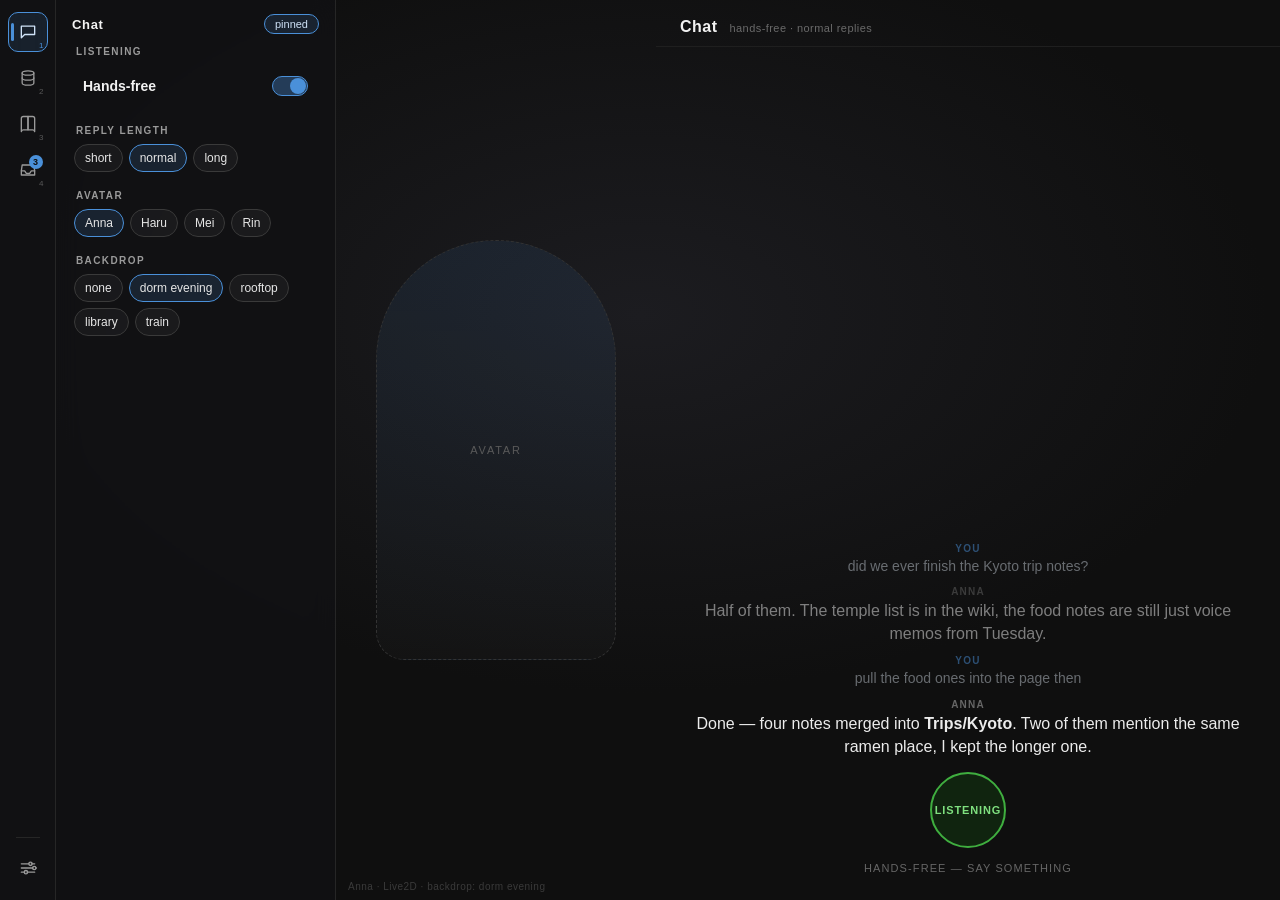
<file: docs/prototypes/sidebar/index.html>
<!DOCTYPE html>
<html lang="en">
<head>
<meta charset="UTF-8">
<meta name="viewport" content="width=device-width, initial-scale=1.0">
<title>PRD 22 — sidebar navigation prototype</title>
<style>
* { box-sizing: border-box; margin: 0; padding: 0; }
html, body { height: 100%; overflow: hidden; }
body {
  font-family: -apple-system, BlinkMacSystemFont, "Segoe UI", sans-serif;
  background: radial-gradient(ellipse 70% 60% at 50% 35%, #1c1c20 0%, #0f0f0f 70%);
  color: #e0e0e0;
}

/* ---------- shell ---------- */
#shell { position: fixed; inset: 0; display: flex; align-items: stretch; }

/* ---------- rail ---------- */
#rail {
  flex: 0 0 56px; z-index: 6;
  display: flex; flex-direction: column; align-items: center; gap: 6px;
  padding: 12px 0 12px;
  background: rgba(18,18,20,0.92); border-right: 1px solid #262626;
  backdrop-filter: blur(12px);
}
.rail-spacer { flex: 1; }
.rail-btn {
  position: relative; width: 40px; height: 40px; flex: none;
  display: flex; align-items: center; justify-content: center;
  border-radius: 10px; border: 1px solid transparent; background: none;
  color: #9a9a9a; cursor: pointer;
}
.rail-btn:hover { background: rgba(255,255,255,0.05); color: #e6e6e6; }
.rail-btn.active { color: #cfe2f7; border-color: #4a90d9; background: rgba(74,144,217,0.12); }
.rail-btn svg { width: 20px; height: 20px; stroke: currentColor; fill: none; stroke-width: 1.6; stroke-linecap: round; stroke-linejoin: round; }
.rail-btn .key {
  position: absolute; right: 3px; bottom: 1px; font-size: 8px; color: #5a5a5a; letter-spacing: 0;
}
.rail-btn.active .key { color: #4a90d9; }
/* tooltip */
.rail-btn .tip {
  position: absolute; left: 46px; top: 50%; transform: translateY(-50%);
  padding: 4px 9px; border-radius: 6px; white-space: nowrap; pointer-events: none;
  background: rgba(20,20,22,0.96); border: 1px solid #333; color: #e6e6e6;
  font-size: 11px; letter-spacing: 0.04em; opacity: 0; transition: opacity 0.12s; z-index: 20;
}
.rail-btn:hover .tip { opacity: 1; }
.rail-dot {
  position: absolute; left: 2px; top: 50%; transform: translateY(-50%);
  width: 3px; height: 0; border-radius: 2px; background: #4a90d9; transition: height 0.15s;
}
.rail-btn.active .rail-dot { height: 18px; }
.rail-sep { width: 24px; height: 1px; background: #262626; margin: 4px 0; flex: none; }
.rail-badge {
  position: absolute; top: 4px; right: 4px; min-width: 14px; height: 14px; padding: 0 3px;
  border-radius: 999px; background: #4a90d9; color: #0f0f0f;
  font-size: 9px; font-weight: 700; line-height: 14px; text-align: center;
}

/* ---------- contextual panel ---------- */
#panel-wrap { flex: 0 0 280px; min-width: 0; position: relative; z-index: 5; }
#panel-wrap[hidden] { display: none; }
#panel-wrap.floating {
  position: absolute; left: 56px; top: 0; bottom: 0; flex: none; width: 280px;
  box-shadow: 0 0 40px rgba(0,0,0,0.55);
}
#panel {
  height: 100%; width: 100%; overflow-y: auto; scrollbar-width: thin;
  padding: 14px 14px 18px;
  background: rgba(18,18,20,0.94); border-right: 1px solid #262626;
  backdrop-filter: blur(12px);
  display: flex; flex-direction: column;
}
#panel-head {
  flex: none; display: flex; align-items: center; gap: 8px; margin: 0 2px 12px;
}
#panel-title { font-size: 13px; font-weight: 600; letter-spacing: 0.05em; color: #f2f2f2; }
#pin-btn {
  margin-left: auto; background: none; border: 1px solid #3a3a3a; border-radius: 999px;
  color: #9a9a9a; font: inherit; font-size: 11px; padding: 3px 10px; cursor: pointer;
}
#pin-btn:hover { color: #f2f2f2; border-color: #666; }
#pin-btn.on { color: #cfe2f7; border-color: #4a90d9; background: rgba(74,144,217,0.15); }

.section + .section { margin-top: 18px; }
.section-title {
  font-size: 10px; font-weight: 600; letter-spacing: 0.14em; text-transform: uppercase;
  color: #9a9a9a; margin: 0 6px 8px;
}
.item {
  display: flex; flex-direction: column; gap: 2px; width: 100%; text-align: left;
  padding: 10px 12px; border-radius: 8px; border: 1px solid transparent;
  background: none; color: #f2f2f2; font: inherit; cursor: pointer;
}
.item:hover { background: rgba(255,255,255,0.05); }
.item.active { border-color: #4a90d9; background: rgba(74,144,217,0.10); }
.item .name { font-size: 14px; font-weight: 600; }
.item .desc { font-size: 11px; color: #b0b0b0; }
.item.danger { color: #e06060; font-size: 13px; letter-spacing: 0.05em; }
.item.danger:hover { background: rgba(200,50,50,0.10); }
.item.row { flex-direction: row; align-items: center; justify-content: space-between; }

.switch {
  position: relative; flex: none; width: 36px; height: 20px; border-radius: 999px;
  background: rgba(255,255,255,0.12); border: 1px solid #3a3a3a;
  transition: background 0.15s, border-color 0.15s;
}
.switch .knob {
  position: absolute; top: 1px; left: 1px; width: 16px; height: 16px; border-radius: 50%;
  background: #ccc; transition: transform 0.15s ease;
}
.item.on .switch { background: rgba(74,144,217,0.35); border-color: #4a90d9; }
.item.on .switch .knob { background: #4a90d9; transform: translateX(16px); }

.chip-grid { display: flex; flex-wrap: wrap; gap: 6px; padding: 0 4px; }
.chip {
  padding: 6px 10px; border-radius: 999px; border: 1px solid #3a3a3a;
  background: rgba(255,255,255,0.04); color: #e6e6e6; font: inherit; font-size: 12px; cursor: pointer;
}
.chip:hover { border-color: #666; }
.chip.active { border-color: #4a90d9; background: rgba(74,144,217,0.15); }
.panel-note { font-size: 11px; color: #6a6a6a; padding: 0 6px; line-height: 1.5; }
.lint-line { font-size: 11px; color: #8a8a8a; padding: 2px 6px; }
.lint-line b { color: #c08a3e; font-weight: 600; }
.src-row {
  display: flex; align-items: baseline; gap: 8px;
  padding: 6px 8px; border-radius: 8px; cursor: pointer; border: 1px solid transparent;
}
.src-row:hover { background: rgba(255,255,255,0.04); border-color: #232323; }
.src-row.selected { background: rgba(74,144,217,0.14); border-color: #4a90d9; }
.src-title { font-size: 13px; color: #ececec; }
.src-when { margin-left: auto; flex: none; font-size: 10px; color: #6a6a6a; }

/* ---------- avatar column ---------- */
#avatar {
  position: relative; flex: 0 0 25%; min-width: 0; z-index: 1;
  display: flex; align-items: center; justify-content: center; padding: 20px;
}
.avatar-shape {
  width: 100%; max-width: 240px; height: min(60%, 420px);
  border-radius: 120px 120px 28px 28px;
  border: 1px dashed #333; background: linear-gradient(180deg, rgba(74,144,217,0.10), rgba(255,255,255,0.02));
  display: flex; align-items: center; justify-content: center;
  font-size: 11px; letter-spacing: 0.16em; text-transform: uppercase; color: #5a5a5a;
}
#credit {
  position: absolute; left: 12px; bottom: 8px; font-size: 10px; color: #3a3a3a; letter-spacing: 0.05em;
}

/* ---------- workspace ---------- */
#workspace {
  position: relative; z-index: 2; flex: 1 1 auto; min-width: 0;
  display: flex; flex-direction: column;
}
#ws-head {
  flex: none; display: flex; align-items: baseline; gap: 12px;
  padding: 18px 24px 10px; border-bottom: 1px solid #1f1f1f;
}
#ws-title { font-size: 16px; font-weight: 600; letter-spacing: 0.03em; color: #f2f2f2; }
#ws-sub { font-size: 11px; color: #6a6a6a; letter-spacing: 0.04em; }
#ws-body { flex: 1 1 auto; min-height: 0; overflow-y: auto; scrollbar-width: thin; padding: 16px 24px 24px; }
.ws-view { height: 100%; }
.ws-view[hidden] { display: none; }
#ws-memory, #ws-wiki, #ws-sources, #ws-settings { height: auto; }

/* chat view */
#chat-stack { min-height: 100%; display: flex; flex-direction: column; align-items: center; justify-content: flex-end; gap: 14px; }
#transcript { width: min(640px, 96%); display: flex; flex-direction: column; gap: 10px; text-align: center; }
.msg { display: flex; flex-direction: column; gap: 2px; opacity: 0.5; }
.msg:last-child { opacity: 1; }
.msg .role { font-size: 10px; font-weight: 600; letter-spacing: 0.12em; text-transform: uppercase; color: #666; }
.msg.user .role { color: #4a90d9; }
.msg .text { font-size: 16px; line-height: 1.45; color: #ececec; }
.msg.user .text { color: #bfc7d0; font-size: 14px; }
#speak {
  width: 76px; height: 76px; border-radius: 50%;
  border: 2px solid #555; background: rgba(26,26,26,0.85); color: #e0e0e0;
  font-size: 11px; font-weight: 600; letter-spacing: 0.08em; text-transform: uppercase; cursor: pointer;
}
#speak:hover { border-color: #999; }
#speak.hearing { background: #10240f; border-color: #3fae3f; color: #7fe07f; }
#chat-status { font-size: 11px; color: #666; letter-spacing: 0.1em; text-transform: uppercase; height: 14px; }

/* memory / wiki / sources / settings mock content */
.card {
  background: rgba(20,20,22,0.55); border: 1px solid #262626; border-radius: 10px;
  padding: 14px; margin-bottom: 12px;
}
.mem-row {
  display: flex; flex-wrap: wrap; align-items: baseline; gap: 8px;
  padding: 6px 8px; border-radius: 8px;
  background: rgba(255,255,255,0.03); border: 1px solid #232323; margin-bottom: 4px;
}
.mem-key { font-size: 12px; color: #8fb4dd; min-width: 92px; }
.mem-val { font-size: 13px; color: #ececec; }
.mem-seen { margin-left: auto; font-size: 10px; color: #6a6a6a; }
.group-title {
  font-size: 10px; font-weight: 600; letter-spacing: 0.14em; text-transform: uppercase;
  color: #9a9a9a; margin: 14px 0 6px 2px;
}
.group-title:first-child { margin-top: 0; }
pre.mono {
  white-space: pre-wrap; font-family: ui-monospace, SFMono-Regular, Menlo, monospace;
  font-size: 12px; line-height: 1.5; color: #cfcfcf;
}
.two-col { display: flex; gap: 16px; align-items: flex-start; }
.two-col > .left { flex: 0 0 34%; min-width: 0; }
.two-col > .right { flex: 1 1 auto; min-width: 0; }
.wiki-row { display: flex; align-items: baseline; gap: 8px; padding: 5px 8px; border-radius: 8px; cursor: pointer; border: 1px solid transparent; }
.wiki-row:hover { background: rgba(255,255,255,0.04); border-color: #232323; }
.wiki-row.selected { background: rgba(74,144,217,0.14); border-color: #4a90d9; }
.wiki-row-title { font-size: 13px; color: #ececec; }
.wiki-row-type { margin-left: auto; font-size: 10px; color: #6a6a6a; }
.path { font-family: ui-monospace, SFMono-Regular, Menlo, monospace; font-size: 11px; color: #8fb4dd; }
.muted { font-size: 11px; color: #6a6a6a; }

/* settings view */
.set-row {
  display: flex; align-items: center; gap: 14px; flex-wrap: wrap;
  padding: 12px 2px; border-bottom: 1px solid #1f1f1f;
}
.set-row:last-child { border-bottom: none; }
.set-label { flex: 0 0 190px; }
.set-label .name { display: block; font-size: 13px; color: #f2f2f2; }
.set-label .desc { display: block; font-size: 11px; color: #6a6a6a; margin-top: 2px; }
.set-ctl { display: flex; align-items: center; gap: 8px; flex-wrap: wrap; }
input.text {
  font: inherit; font-size: 12px; color: #e6e6e6; padding: 5px 8px; min-width: 260px;
  background: rgba(255,255,255,0.04); border: 1px solid #333; border-radius: 6px; outline: none;
}
input.text:focus { border-color: #4a90d9; }
.section-head {
  font-size: 10px; font-weight: 600; letter-spacing: 0.14em; text-transform: uppercase;
  color: #9a9a9a; margin: 18px 0 4px 2px;
}
.section-head:first-child { margin-top: 0; }

/* toast so clicks feel real */
#toast {
  position: fixed; left: 50%; bottom: 22px; transform: translate(-50%, 14px);
  padding: 8px 16px; border-radius: 999px; z-index: 30;
  background: rgba(20,20,22,0.96); border: 1px solid #333; color: #e6e6e6;
  font-size: 12px; letter-spacing: 0.03em; opacity: 0; pointer-events: none;
  transition: opacity 0.18s, transform 0.18s;
}
#toast.on { opacity: 1; transform: translate(-50%, 0); }

/* scrim for the unpinned overlay panel */
#scrim { position: fixed; inset: 0; z-index: 4; background: rgba(0,0,0,0.35); }
#scrim[hidden] { display: none; }

/* ---------- narrow: bottom tab bar + sheet ---------- */
#sheet-handle { display: none; }
@media (max-width: 700px) {
  #shell { flex-direction: column; }
  #rail {
    order: 3; flex: 0 0 58px; flex-direction: row; justify-content: space-around; align-items: center;
    gap: 0; padding: 0 6px; border-right: none; border-top: 1px solid #262626;
  }
  .rail-spacer, .rail-sep { display: none; }
  .rail-btn { width: 100%; max-width: 76px; height: 46px; flex-direction: column; gap: 2px; }
  .rail-btn .tip {
    left: 50%; top: auto; bottom: 52px; transform: translateX(-50%);
    opacity: 1; position: static; border: none; background: none; padding: 0;
    font-size: 9px; letter-spacing: 0.08em; text-transform: uppercase; color: inherit;
  }
  .rail-btn .key { display: none; }
  .rail-dot { left: 50%; top: 2px; transform: translateX(-50%); width: 0; height: 3px; }
  .rail-btn.active .rail-dot { width: 18px; height: 3px; }

  #avatar { order: 1; flex: 0 0 22vh; padding: 8px; }
  /* with the sheet up, anchor the chat to the top so it stays visible */
  #chat-stack { min-height: 0; justify-content: flex-start; gap: 18px; }
  #speak { align-self: center; }
  .avatar-shape { height: 90%; max-width: 150px; border-radius: 75px 75px 20px 20px; }
  #workspace { order: 2; flex: 1 1 auto; min-height: 0; }
  #ws-head { padding: 12px 14px 8px; }
  #ws-body { padding: 12px 14px 18px; }
  .two-col { flex-direction: column; }
  .two-col > .left { flex: 0 0 auto; width: 100%; }
  .set-label { flex: 0 0 100%; }
  input.text { min-width: 0; width: 100%; }

  /* panel becomes a bottom sheet above the tab bar */
  #panel-wrap, #panel-wrap.floating {
    position: fixed; left: 0; right: 0; bottom: 58px; top: auto; width: auto;
    max-height: 56vh; z-index: 7; box-shadow: 0 -18px 40px rgba(0,0,0,0.6);
  }
  #panel {
    border-right: none; border-top: 1px solid #262626;
    border-radius: 16px 16px 0 0; max-height: 56vh; padding-top: 6px;
  }
  #sheet-handle {
    display: block; flex: none; width: 40px; height: 4px; border-radius: 999px;
    background: #3a3a3a; margin: 4px auto 10px;
  }
  #pin-btn { display: none; }
  #scrim { bottom: 58px; }
}
</style>
</head>
<body>

<div id="scrim" hidden></div>

<div id="shell">

  <!-- ---------- icon rail ---------- -->
  <nav id="rail" aria-label="Views"></nav>

  <!-- ---------- contextual panel ---------- -->
  <div id="panel-wrap" hidden>
    <aside id="panel">
      <div id="sheet-handle"></div>
      <div id="panel-head">
        <span id="panel-title">Chat</span>
        <button id="pin-btn" class="on" title="pinned: pushes the workspace / unpinned: overlays it">pinned</button>
      </div>
      <div id="panel-body"></div>
    </aside>
  </div>

  <!-- ---------- avatar column (placeholder) ---------- -->
  <section id="avatar">
    <div class="avatar-shape">avatar</div>
    <div id="credit">Anna · Live2D · backdrop: dorm evening</div>
  </section>

  <!-- ---------- workspace ---------- -->
  <section id="workspace">
    <div id="ws-head">
      <span id="ws-title">Chat</span>
      <span id="ws-sub">hands-free · normal replies</span>
    </div>
    <div id="ws-body">

      <div class="ws-view" id="ws-chat">
        <div id="chat-stack">
          <div id="transcript">
            <div class="msg user"><span class="role">you</span><span class="text">did we ever finish the Kyoto trip notes?</span></div>
            <div class="msg"><span class="role">anna</span><span class="text">Half of them. The temple list is in the wiki, the food notes are still just voice memos from Tuesday.</span></div>
            <div class="msg user"><span class="role">you</span><span class="text">pull the food ones into the page then</span></div>
            <div class="msg"><span class="role">anna</span><span class="text">Done — four notes merged into <b>Trips/Kyoto</b>. Two of them mention the same ramen place, I kept the longer one.</span></div>
          </div>
          <button id="speak" class="hearing">Listening</button>
          <div id="chat-status">hands-free — say something</div>
        </div>
      </div>

      <div class="ws-view" id="ws-memory" hidden>
        <div class="group-title">Identity</div>
        <div class="mem-row"><span class="mem-key">name</span><span class="mem-val">Mihaly</span><span class="mem-seen">seen 2h ago</span></div>
        <div class="mem-row"><span class="mem-key">nickname</span><span class="mem-val">Fomi</span><span class="mem-seen">seen 2h ago</span></div>
        <div class="mem-row"><span class="mem-key">timezone</span><span class="mem-val">Europe/Budapest</span><span class="mem-seen">seen 3d ago</span></div>
        <div class="group-title">Preferences</div>
        <div class="mem-row"><span class="mem-key">reply length</span><span class="mem-val">normal, no filler openers</span><span class="mem-seen">seen 1d ago</span></div>
        <div class="mem-row"><span class="mem-key">coffee</span><span class="mem-val">flat white, no sugar</span><span class="mem-seen">seen 9d ago</span></div>
        <div class="group-title">Episodics</div>
        <div class="mem-row"><span class="mem-key">2026-08-24</span><span class="mem-val">planned the Kyoto trip for October</span><span class="mem-seen">seen 5d ago</span></div>
        <div class="mem-row"><span class="mem-key">2026-08-19</span><span class="mem-val">started the gym block, 3× a week</span><span class="mem-seen">seen 10d ago</span></div>
      </div>

      <div class="ws-view" id="ws-wiki" hidden>
        <div class="two-col">
          <div class="left">
            <div class="group-title">People</div>
            <div class="wiki-row selected"><span class="wiki-row-title">Anna</span><span class="wiki-row-type">person</span></div>
            <div class="wiki-row"><span class="wiki-row-title">Dani</span><span class="wiki-row-type">person</span></div>
            <div class="group-title">Trips</div>
            <div class="wiki-row"><span class="wiki-row-title">Kyoto</span><span class="wiki-row-type">place</span></div>
            <div class="wiki-row"><span class="wiki-row-title">Lisbon 2025</span><span class="wiki-row-type">place</span></div>
            <div class="group-title">Projects</div>
            <div class="wiki-row"><span class="wiki-row-title">Voicebot</span><span class="wiki-row-type">project</span></div>
          </div>
          <div class="right card">
            <div style="font-size:15px;font-weight:600;color:#f2f2f2;">Anna</div>
            <div class="path" style="margin:4px 0 10px;">vault/People/Anna.md</div>
            <pre class="mono"># Anna

The assistant persona. Speaks short, dry, no filler openers.

- avatar: `anna_v3` (Live2D)
- backdrop default: dorm evening
- see also: [[Voicebot]], [[Trips/Kyoto]]

## Notes
- 2026-08-24 — asked to stop starting replies with "Sure!"</pre>
          </div>
        </div>
      </div>

      <div class="ws-view" id="ws-sources" hidden>
        <div class="card">
          <div style="font-size:14px;font-weight:600;margin-bottom:8px;">Voice memo — Tuesday 21:40</div>
          <pre class="mono">…so the ramen place near the station, the one with the yellow sign,
that's the one worth going back to. Also the coffee stand inside
Nishiki market opens at seven, earlier than the guide says.</pre>
          <div class="muted" style="margin-top:10px;">2 candidate facts · 1 wiki page suggested (Trips/Kyoto)</div>
        </div>
        <div class="muted">Pick an item in the inbox panel to triage it. Accepting writes to memory or the wiki; skipping keeps it in the inbox for a week.</div>
      </div>

      <div class="ws-view" id="ws-settings" hidden>
        <div class="section-head">Characters</div>
        <div class="set-row">
          <span class="set-label"><span class="name">Reload characters</span><span class="desc">re-reads characters/*.yaml without restarting</span></span>
          <span class="set-ctl"><button class="chip" data-toast="characters reloaded (4 found)">Reload now</button></span>
        </div>
        <div class="section-head">Memory decay</div>
        <div class="set-row">
          <span class="set-label"><span class="name">Episodic window</span><span class="desc">how long an episodic stays before it ages out</span></span>
          <span class="set-ctl">
            <button class="chip" data-radio="epi">14 d</button>
            <button class="chip active" data-radio="epi">30 d</button>
            <button class="chip" data-radio="epi">90 d</button>
            <button class="chip" data-radio="epi">never</button>
          </span>
        </div>
        <div class="set-row">
          <span class="set-label"><span class="name">Preference window</span><span class="desc">unseen preferences are marked stale after…</span></span>
          <span class="set-ctl">
            <button class="chip" data-radio="pref">30 d</button>
            <button class="chip active" data-radio="pref">90 d</button>
            <button class="chip" data-radio="pref">never</button>
          </span>
        </div>
        <div class="section-head">Wiki vault</div>
        <div class="set-row">
          <span class="set-label"><span class="name">Vault path</span><span class="desc">where wiki pages are written as markdown</span></span>
          <span class="set-ctl">
            <input class="text" value="~/Documents/Obsidian/voicebot" spellcheck="false">
            <button class="chip" data-toast="vault path saved">Save</button>
            <button class="chip" data-toast="opened the vault in Obsidian">Open vault</button>
          </span>
        </div>
        <div class="section-head">Tools</div>
        <div class="set-row">
          <span class="set-label"><span class="name">Screenshot tool</span><span class="desc">saves a PNG of the current window</span></span>
          <span class="set-ctl"><button class="chip" data-toast="screenshot saved to /tmp/voicebot.png">Take screenshot</button></span>
        </div>
        <div class="section-head">Session</div>
        <div class="set-row">
          <span class="set-label"><span class="name">Shut down</span><span class="desc">saves session memory and stops the server</span></span>
          <span class="set-ctl"><button class="chip" data-toast="shutting down…" style="border-color:#4a3030;color:#e06060;">Shut down</button></span>
        </div>
      </div>

    </div>
  </section>
</div>

<div id="toast"></div>

<script>
/* ------------------------------------------------------------------
   PRD 22 prototype — fake data only, no backend. Everything below is
   throwaway: it exists to argue about the layout, not to be reused.
------------------------------------------------------------------ */

const ICONS = {
  chat: '<path d="M4 5h16v10H8l-4 4z"/>',
  memory: '<ellipse cx="12" cy="6" rx="7" ry="2.6"/><path d="M5 6v6c0 1.4 3.1 2.6 7 2.6s7-1.2 7-2.6V6"/><path d="M5 12v6c0 1.4 3.1 2.6 7 2.6s7-1.2 7-2.6v-6"/>',
  wiki: '<path d="M4 5.5A2.5 2.5 0 0 1 6.5 3H12v16H6.5A2.5 2.5 0 0 0 4 21z"/><path d="M20 5.5A2.5 2.5 0 0 0 17.5 3H12v16h5.5A2.5 2.5 0 0 1 20 21z"/>',
  sources: '<path d="M4 13h4l2 3h4l2-3h4"/><path d="M5 6h14l1 7v5H4v-5z"/>',
  settings: '<path d="M4 7h9m3 0h4M4 17h4m3 0h9M4 12h14m3 0h1"/><circle cx="15" cy="7" r="2"/><circle cx="9.5" cy="17" r="2"/><circle cx="19.5" cy="12" r="2"/>',
};

const VIEWS = [
  { id: 'chat',     label: 'Chat',     key: '1', title: 'Chat',     sub: 'hands-free · normal replies' },
  { id: 'memory',   label: 'Memory',   key: '2', title: 'Memory',   sub: '7 entries · 2 aging' },
  { id: 'wiki',     label: 'Wiki',     key: '3', title: 'Wiki',     sub: '12 pages · vault in sync' },
  { id: 'sources',  label: 'Sources',  key: '4', title: 'Sources',  sub: '3 items in the inbox', badge: 3 },
  { id: 'settings', label: 'Settings', key: '',  title: 'Settings', sub: 'things you touch less than weekly', bottom: true },
];

let current = 'chat';
let panelOpen = true;
let pinned = true;

/* ---------- panel content per view ---------- */
const PANELS = {
  chat: () => `
    <div class="section">
      <div class="section-title">Listening</div>
      <button class="item row on" data-toggle="1">
        <span class="name">Hands-free</span>
        <span class="switch"><span class="knob"></span></span>
      </button>
    </div>
    <div class="section">
      <div class="section-title">Reply length</div>
      <div class="chip-grid">
        <button class="chip" data-radio="len">short</button>
        <button class="chip active" data-radio="len">normal</button>
        <button class="chip" data-radio="len">long</button>
      </div>
    </div>
    <div class="section">
      <div class="section-title">Avatar</div>
      <div class="chip-grid">
        <button class="chip active" data-radio="av">Anna</button>
        <button class="chip" data-radio="av">Haru</button>
        <button class="chip" data-radio="av">Mei</button>
        <button class="chip" data-radio="av">Rin</button>
      </div>
    </div>
    <div class="section">
      <div class="section-title">Backdrop</div>
      <div class="chip-grid">
        <button class="chip" data-radio="bd">none</button>
        <button class="chip active" data-radio="bd">dorm evening</button>
        <button class="chip" data-radio="bd">rooftop</button>
        <button class="chip" data-radio="bd">library</button>
        <button class="chip" data-radio="bd">train</button>
      </div>
    </div>`,

  memory: () => `
    <div class="section">
      <div class="section-title">View</div>
      <div class="chip-grid">
        <button class="chip active" data-radio="mv">edit view</button>
        <button class="chip" data-radio="mv">model view</button>
      </div>
      <div class="panel-note" style="margin-top:8px;">model view shows the exact block the LLM is given.</div>
    </div>
    <div class="section">
      <div class="section-title">Decay</div>
      <button class="item row on" data-toggle="1">
        <span class="name">Show stale entries</span>
        <span class="switch"><span class="knob"></span></span>
      </button>
      <div class="panel-note" style="margin-top:6px;">2 entries are aging out this week.</div>
    </div>
    <div class="section">
      <div class="section-title">Danger</div>
      <button class="item danger" data-toast="nothing deleted — this is a prototype">Forget everything</button>
      <div class="panel-note" style="margin-top:6px;">changes apply from the next reply.</div>
    </div>`,

  wiki: () => `
    <div class="section">
      <div class="section-title">Ingest</div>
      <button class="item" data-toast="re-ingesting last session…">
        <span class="name">Re-ingest last session</span>
        <span class="desc">re-reads the transcript into pages</span>
      </button>
    </div>
    <div class="section">
      <div class="section-title">Lint · 3 findings</div>
      <div class="lint-line"><b>broken link</b> Trips/Kyoto → [[Ramen Yellow Sign]]</div>
      <div class="lint-line"><b>orphan</b> People/Dani — nothing links here</div>
      <div class="lint-line"><b>stub</b> Projects/Voicebot — 2 lines only</div>
      <button class="item" style="margin-top:6px;" data-toast="lint re-run: 3 findings">
        <span class="name">Re-run lint</span>
      </button>
    </div>
    <div class="section">
      <div class="section-title">Vault</div>
      <button class="item" data-toast="opened the vault in Obsidian">
        <span class="name">Open vault</span>
        <span class="desc">~/Documents/Obsidian/voicebot</span>
      </button>
    </div>`,

  sources: () => `
    <div class="section">
      <div class="section-title">Inbox · 3</div>
      <div class="src-row selected" data-src="1"><span class="src-title">Voice memo — Tuesday</span><span class="src-when">2 d</span></div>
      <div class="src-row" data-src="1"><span class="src-title">Email: “Kyoto hotel”</span><span class="src-when">3 d</span></div>
      <div class="src-row" data-src="1"><span class="src-title">Clipboard note</span><span class="src-when">6 d</span></div>
    </div>
    <div class="section">
      <div class="section-title">Triage</div>
      <button class="item" data-toast="accepted into memory"><span class="name">Accept into memory</span></button>
      <button class="item" data-toast="accepted into the wiki"><span class="name">Accept into wiki</span></button>
      <button class="item danger" data-toast="skipped">Skip</button>
    </div>
    <div class="section">
      <div class="section-title">Sources</div>
      <div class="panel-note">voice memos · mail rules · clipboard capture — configured in Settings.</div>
    </div>`,

  settings: () => `
    <div class="section">
      <div class="section-title">Settings</div>
      <div class="panel-note">Settings is a full workspace view — it has no contextual panel.
      Everything here lives on the right.</div>
    </div>`,
};

/* ---------- rail ---------- */
const rail = document.getElementById('rail');
function buildRail() {
  const frag = document.createDocumentFragment();
  VIEWS.filter(v => !v.bottom).forEach(v => frag.appendChild(railBtn(v)));
  const sp = document.createElement('div'); sp.className = 'rail-spacer'; frag.appendChild(sp);
  const sep = document.createElement('div'); sep.className = 'rail-sep'; frag.appendChild(sep);
  VIEWS.filter(v => v.bottom).forEach(v => frag.appendChild(railBtn(v)));
  rail.replaceChildren(frag);
}
function railBtn(v) {
  const b = document.createElement('button');
  b.className = 'rail-btn' + (v.id === current ? ' active' : '');
  b.dataset.view = v.id;
  b.setAttribute('aria-label', v.label);
  b.innerHTML = `<span class="rail-dot"></span>
    <svg viewBox="0 0 24 24" aria-hidden="true">${ICONS[v.id]}</svg>
    ${v.key ? `<span class="key">${v.key}</span>` : ''}
    ${v.badge ? `<span class="rail-badge">${v.badge}</span>` : ''}
    <span class="tip">${v.label}</span>`;
  b.onclick = () => {
    if (v.id === current) { setPanelOpen(!panelOpen); }
    else { setView(v.id); }
  };
  return b;
}

/* ---------- view switching ---------- */
const wsTitle = document.getElementById('ws-title');
const wsSub = document.getElementById('ws-sub');
const panelWrap = document.getElementById('panel-wrap');
const panelTitle = document.getElementById('panel-title');
const panelBody = document.getElementById('panel-body');
const scrim = document.getElementById('scrim');

// Settings owns the whole workspace, so the panel folds away when you enter it
// and comes back the way you left it when you go elsewhere.
const NO_PANEL = ['settings'];
let panelOpenBefore = true;

function setView(id) {
  const v = VIEWS.find(x => x.id === id);
  if (!v) return;
  if (NO_PANEL.includes(id) && !NO_PANEL.includes(current)) { panelOpenBefore = panelOpen; panelOpen = false; }
  if (!NO_PANEL.includes(id) && NO_PANEL.includes(current)) { panelOpen = panelOpenBefore; }
  current = id;
  VIEWS.forEach(x => { document.getElementById('ws-' + x.id).hidden = x.id !== id; });
  Array.from(rail.querySelectorAll('.rail-btn')).forEach(b => b.classList.toggle('active', b.dataset.view === id));
  wsTitle.textContent = v.title;
  wsSub.textContent = v.sub;
  panelTitle.textContent = v.label;
  panelBody.innerHTML = PANELS[id]();
  render();
}

function setPanelOpen(open) { panelOpen = open; render(); }
function setPinned(on) { pinned = on; render(); }

function render() {
  panelWrap.hidden = !panelOpen;
  panelWrap.classList.toggle('floating', !pinned);
  scrim.hidden = !(panelOpen && !pinned && window.innerWidth > 700);
  const pin = document.getElementById('pin-btn');
  pin.classList.toggle('on', pinned);
  pin.textContent = pinned ? 'pinned' : 'floating';
}

document.getElementById('pin-btn').onclick = () => setPinned(!pinned);
scrim.onclick = () => setPanelOpen(false);

/* ---------- keyboard 1–4 (only when not typing) ---------- */
document.addEventListener('keydown', (e) => {
  const t = e.target;
  if (t && (t.tagName === 'INPUT' || t.tagName === 'TEXTAREA' || t.isContentEditable)) return;
  if (e.metaKey || e.ctrlKey || e.altKey) return;
  const v = VIEWS.find(x => x.key && x.key === e.key);
  if (v) { setView(v.id); return; }
  if (e.key === 'Escape' && panelOpen && !pinned) setPanelOpen(false);
  if (e.key === 'b' || e.key === 'B') setPanelOpen(!panelOpen);
});

/* ---------- fake interactivity: chips, toggles, toasts ---------- */
const toast = document.getElementById('toast');
let toastTimer = null;
function showToast(msg) {
  toast.textContent = msg;
  toast.classList.add('on');
  clearTimeout(toastTimer);
  toastTimer = setTimeout(() => toast.classList.remove('on'), 1600);
}

document.addEventListener('click', (e) => {
  const radio = e.target.closest('[data-radio]');
  if (radio) {
    const group = radio.dataset.radio;
    radio.parentElement.querySelectorAll(`[data-radio="${group}"]`).forEach(c => c.classList.remove('active'));
    radio.classList.add('active');
    showToast(`${group}: ${radio.textContent.trim()}`);
    return;
  }
  const toggle = e.target.closest('[data-toggle]');
  if (toggle) {
    toggle.classList.toggle('on');
    showToast(toggle.querySelector('.name').textContent + (toggle.classList.contains('on') ? ' on' : ' off'));
    return;
  }
  const src = e.target.closest('[data-src]');
  if (src) {
    src.parentElement.querySelectorAll('[data-src]').forEach(r => r.classList.remove('selected'));
    src.classList.add('selected');
    return;
  }
  const row = e.target.closest('.wiki-row');
  if (row) {
    row.parentElement.querySelectorAll('.wiki-row').forEach(r => r.classList.remove('selected'));
    row.classList.add('selected');
    return;
  }
  const t = e.target.closest('[data-toast]');
  if (t) showToast(t.dataset.toast);
});

document.getElementById('speak').onclick = (e) => {
  e.currentTarget.classList.toggle('hearing');
  const on = e.currentTarget.classList.contains('hearing');
  e.currentTarget.textContent = on ? 'Listening' : 'Speak';
  document.getElementById('chat-status').textContent = on ? 'hands-free — say something' : 'press space or click to speak';
};

window.addEventListener('resize', render);

buildRail();
setView('chat');
</script>
</body>
</html>
</file>
